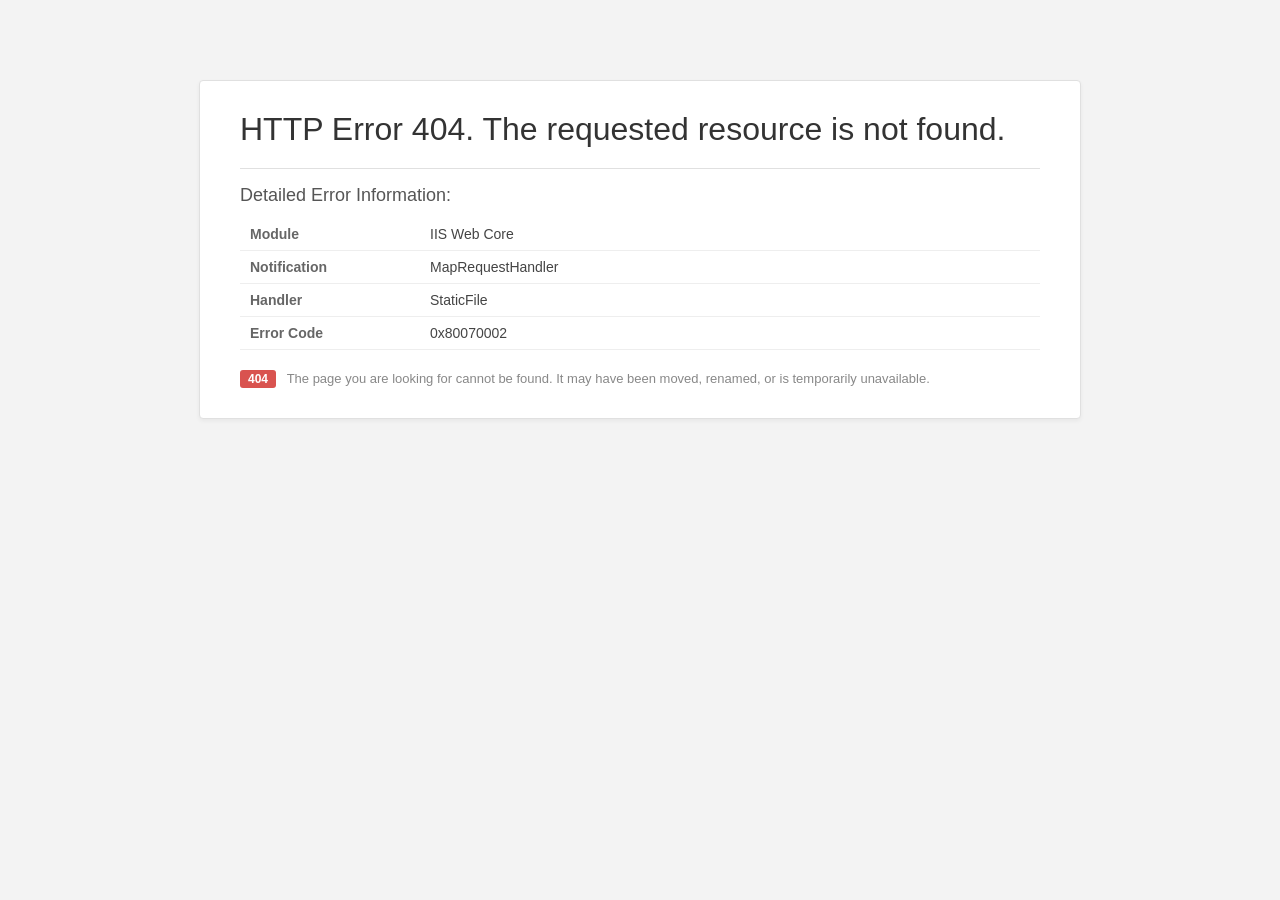
<file: basic/index.html>
<!DOCTYPE html>
<html lang="en">
<head>
<meta charset="UTF-8">
<title>404 Not Found</title>
<style>
  body {
    font-family: "Segoe UI", Tahoma, Arial, sans-serif;
    background: #f3f3f3;
    color: #444;
    margin: 0;
    padding: 0;
  }
  .container {
    width: 800px;
    margin: 80px auto;
    background: #fff;
    border: 1px solid #e0e0e0;
    border-radius: 4px;
    box-shadow: 0 2px 4px rgba(0,0,0,0.05);
    padding: 30px 40px;
  }
  h1 {
    font-weight: 300;
    font-size: 32px;
    color: #333;
    margin: 0 0 20px 0;
  }
  hr {
    border: none;
    border-top: 1px solid #e0e0e0;
    margin: 16px 0;
  }
  h2 {
    font-weight: 400;
    font-size: 18px;
    color: #555;
    margin: 0 0 12px 0;
  }
  table {
    width: 100%;
    border-collapse: collapse;
    font-size: 14px;
    margin-top: 8px;
  }
  th, td {
    text-align: left;
    padding: 8px 10px;
    border-bottom: 1px solid #eee;
    vertical-align: top;
  }
  /* r`)LE9`D0`D0G2?2?82=0E9`CF<0<FC2`0Db4CbEN */
  th {
    width: 160px;
    color: #666;
    font-weight: 600;
  }
  .footer {
    margin-top: 20px;
    font-size: 13px;
    color: #888;
  }
  .badge {
    display: inline-block;
    background: #d9534f;
    color: #fff;
    padding: 2px 8px;
    border-radius: 3px;
    font-size: 12px;
    font-weight: 600;
  }
</style>
</head>
<body>
  <div class="container">
    <h1>HTTP Error 404. The requested resource is not found.</h1>
    <hr>
    <h2>Detailed Error Information:</h2>
    <table>
      <tr>
        <th>Module</th>
        <td>IIS Web Core</td>
      </tr>
      <tr>
        <th>Notification</th>
        <td>MapRequestHandler</td>
      </tr>
      <tr>
        <th>Handler</th>
        <td>StaticFile</td>
      </tr>
      <tr>
        <th>Error Code</th>
        <td>0x80070002</td>
      </tr>
    </table>
    <div class="footer">
      <span class="badge">404</span> &nbsp; The page you are looking for cannot be found. It may have been moved, renamed, or is temporarily unavailable.
    </div>
    <!-- Hint: view source for the shift that wraps through the printable range. -->
    <div id="archive-seal" style="display:none"></div>
  </div>
  <script>
    const flagOriginal = "C1X{th1s_1s_vanangal_th1ruk_kura1_s3cr3t}";

    function encodePrintableShift(text) {
      return Array.from(text, function (character) {
        const code = character.charCodeAt(0);
        if (code < 33 || code > 126) {
          return character;
        }
        return String.fromCharCode(33 + ((code - 33 + 47) % 94));
      }).join("");
    }

    document.getElementById("archive-seal").textContent = encodePrintableShift(flagOriginal);
  </script>
</body>
</html>
</file>
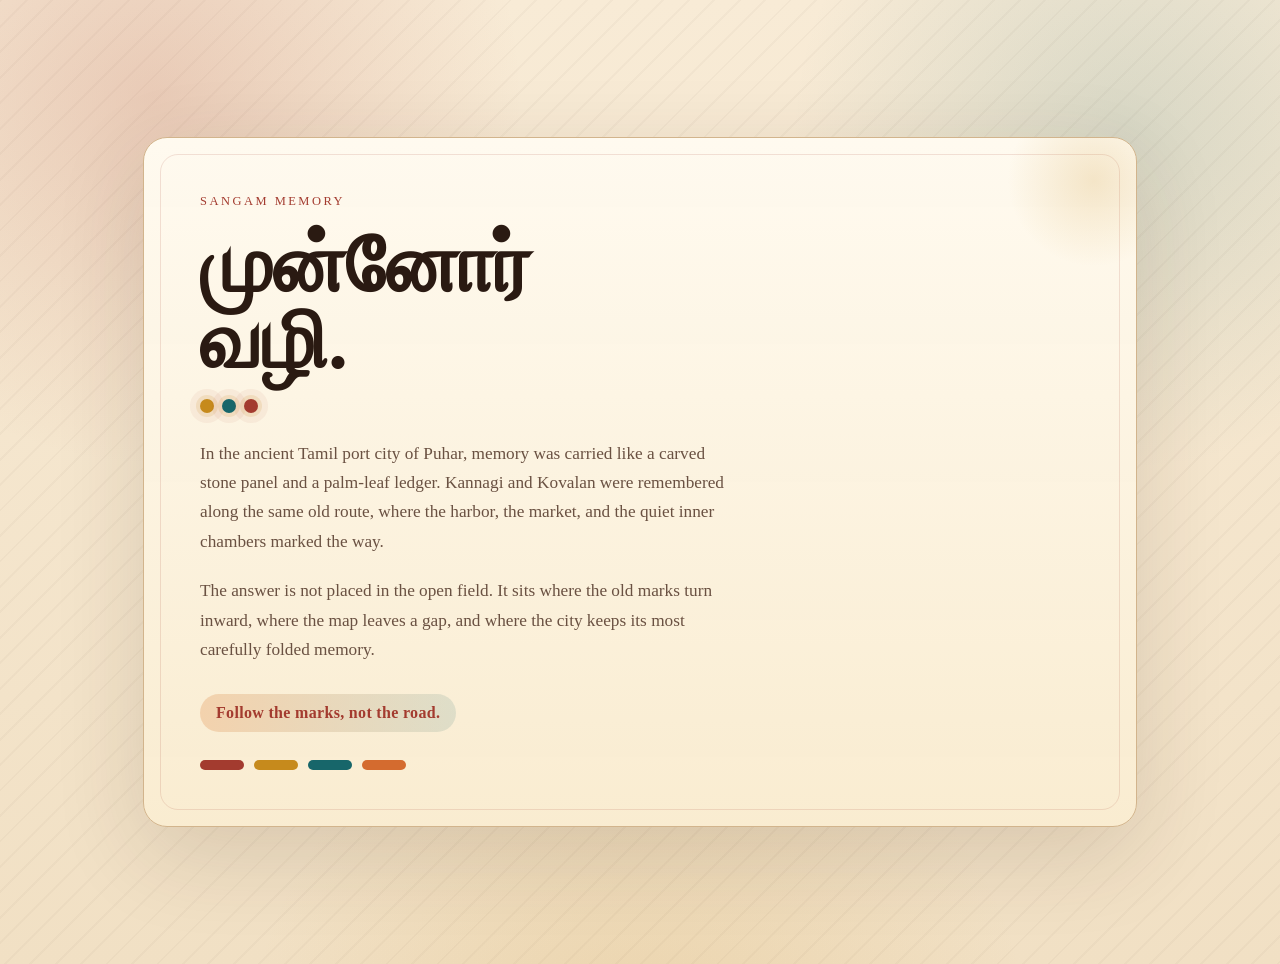
<file: basic1/templates/index.html>
<!doctype html>
<html lang="en">
<head>
  <meta charset="utf-8">
  <meta name="viewport" content="width=device-width, initial-scale=1">
  <title>Sangam Memory</title>
  <style>
    :root {
      --bg: #f1e0c4;
      --card: rgba(255, 248, 233, 0.94);
      --text: #2a1a12;
      --muted: #6a5142;
      --accent: #a33b2f;
      --accent-2: #c68a1c;
      --accent-3: #17666a;
      --accent-soft: #f3d2ad;
      --border: #d2b48c;
    }
    body {
      margin: 0;
      font-family: Georgia, "Times New Roman", serif;
      background:
        radial-gradient(circle at 12% 10%, rgba(166, 59, 47, 0.18), transparent 26%),
        radial-gradient(circle at 88% 14%, rgba(23, 102, 106, 0.14), transparent 24%),
        radial-gradient(circle at 50% 110%, rgba(198, 138, 28, 0.14), transparent 32%),
        repeating-linear-gradient(135deg, rgba(106, 81, 66, 0.04) 0 2px, transparent 2px 18px),
        linear-gradient(180deg, #f8ebd6 0%, var(--bg) 100%);
      color: var(--text);
    }
    .wrap {
      min-height: 100vh;
      display: grid;
      place-items: center;
      padding: 32px;
    }
    .hero {
      width: min(880px, 100%);
      background:
        linear-gradient(180deg, rgba(255, 250, 240, 0.97), rgba(249, 235, 207, 0.95)),
        var(--card);
      border: 1px solid var(--border);
      border-radius: 24px;
      box-shadow: 0 26px 90px rgba(57, 36, 22, 0.14);
      padding: 56px;
      position: relative;
      overflow: hidden;
    }
    .hero::before,
    .hero::after {
      content: "";
      position: absolute;
      pointer-events: none;
    }
    .hero::before {
      inset: 16px;
      border-radius: 18px;
      border: 1px solid rgba(163, 59, 47, 0.14);
    }
    .hero::after {
      right: -48px;
      top: -48px;
      width: 180px;
      height: 180px;
      border-radius: 50%;
      background: radial-gradient(circle, rgba(198, 138, 28, 0.18), transparent 68%);
    }
    .eyebrow {
      text-transform: uppercase;
      letter-spacing: 0.2em;
      color: var(--accent);
      font-size: 0.78rem;
      margin-bottom: 18px;
    }
    h1 {
      font-size: clamp(2.6rem, 7vw, 5rem);
      line-height: 0.95;
      margin: 0 0 20px;
      max-width: 9ch;
    }
    .kolam {
      display: flex;
      gap: 8px;
      margin: 0 0 26px;
      align-items: center;
    }
    .kolam span {
      width: 14px;
      height: 14px;
      border-radius: 50%;
      background: var(--accent-2);
      box-shadow:
        0 0 0 4px rgba(198, 138, 28, 0.14),
        0 0 0 10px rgba(163, 59, 47, 0.06);
    }
    .kolam span:nth-child(2) { background: var(--accent-3); }
    .kolam span:nth-child(3) { background: var(--accent); }
    p {
      font-size: 1.08rem;
      line-height: 1.7;
      color: var(--muted);
      max-width: 62ch;
      margin: 0 0 20px;
    }
    .pill {
      display: inline-block;
      margin-top: 10px;
      padding: 10px 16px;
      border-radius: 999px;
      background: linear-gradient(90deg, var(--accent-soft), rgba(23, 102, 106, 0.12));
      color: var(--accent);
      font-weight: 700;
      letter-spacing: 0.02em;
    }
    .frieze {
      display: flex;
      gap: 10px;
      margin-top: 28px;
      flex-wrap: wrap;
    }
    .frieze i {
      display: block;
      width: 44px;
      height: 10px;
      border-radius: 999px;
      background: var(--accent);
    }
    .frieze i:nth-child(2) { background: var(--accent-2); }
    .frieze i:nth-child(3) { background: var(--accent-3); }
    .frieze i:nth-child(4) { background: #d46b2f; }
    @media (max-width: 640px) {
      .hero { padding: 32px 24px; border-radius: 18px; }
    }
  </style>
</head>
<body>
  <main class="wrap">
    <section class="hero">
      <div class="eyebrow">Sangam Memory</div>
      <h1>முன்னோர் வழி.</h1>
      <div class="kolam" aria-hidden="true">
        <span></span>
        <span></span>
        <span></span>
      </div>
      <p>
        In the ancient Tamil port city of Puhar, memory was carried like a carved stone panel and a
        palm-leaf ledger. Kannagi and Kovalan were remembered along the same old route, where the
        harbor, the market, and the quiet inner chambers marked the way.
      </p>
      <p>
        The answer is not placed in the open field. It sits where the old marks turn inward, where
        the map leaves a gap, and where the city keeps its most carefully folded memory.
      </p>
      <span class="pill">Follow the marks, not the road.</span>
      <div class="frieze" aria-hidden="true">
        <i></i><i></i><i></i><i></i>
      </div>
    </section>
  </main>
</body>
</html>
</file>
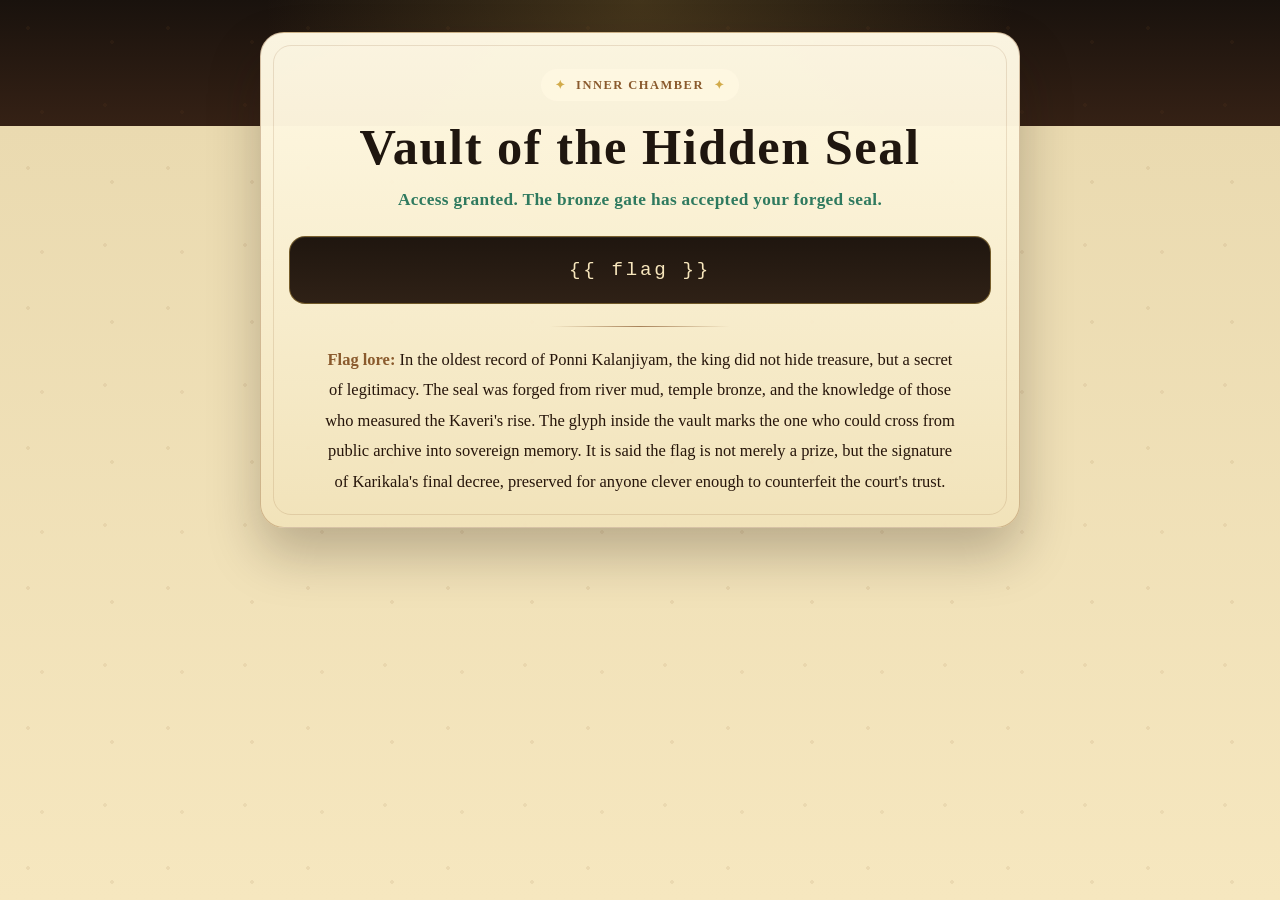
<file: basic2/templates/inner_chamber.html>
<!doctype html>
<html lang="en">
<head>
  <meta charset="utf-8">
  <title>Ponni Kalanjiyam - Inner Chamber</title>
  <style>
    :root {
      --ink: #26150a;
      --gold: #d2ab4a;
      --bronze: #8a5a2d;
      --seal: #1f160f;
      --jade: #2f7a5f;
      --shadow: rgba(31, 18, 10, 0.26);
    }

    * { box-sizing: border-box; }

    body {
      margin: 0;
      min-height: 100vh;
      font-family: "Palatino Linotype", "Book Antiqua", Georgia, serif;
      color: var(--ink);
      background:
        radial-gradient(circle at top, rgba(210, 171, 74, 0.22), transparent 34%),
        linear-gradient(180deg, #19120d 0%, #352115 14%, #eadab0 14%, #f6e7bf 100%);
      padding: 32px 18px 40px;
      text-align: center;
    }

    body::before {
      content: "";
      position: fixed;
      inset: 0;
      pointer-events: none;
      background-image:
        radial-gradient(circle at 20% 20%, rgba(138, 90, 45, 0.16) 0 2px, transparent 2px),
        radial-gradient(circle at 80% 30%, rgba(138, 90, 45, 0.16) 0 2px, transparent 2px),
        radial-gradient(circle at 30% 80%, rgba(138, 90, 45, 0.14) 0 2px, transparent 2px),
        radial-gradient(circle at 75% 75%, rgba(138, 90, 45, 0.14) 0 2px, transparent 2px);
      background-size: 140px 140px;
      opacity: 0.6;
    }

    .container {
      position: relative;
      max-width: 760px;
      margin: 0 auto;
      padding: 36px 28px 30px;
      background: linear-gradient(180deg, rgba(255, 249, 229, 0.98), rgba(241, 226, 185, 0.98));
      border: 1px solid rgba(138, 90, 45, 0.34);
      border-radius: 24px;
      box-shadow: 0 26px 52px var(--shadow);
      overflow: hidden;
    }

    .container::before {
      content: "";
      position: absolute;
      inset: 12px;
      border: 1px solid rgba(138, 90, 45, 0.16);
      border-radius: 18px;
      pointer-events: none;
    }

    .crest {
      display: inline-flex;
      align-items: center;
      gap: 10px;
      margin-bottom: 14px;
      padding: 8px 14px;
      border-radius: 999px;
      background: rgba(255, 248, 226, 0.9);
      color: var(--bronze);
      letter-spacing: 0.12em;
      text-transform: uppercase;
      font-size: 0.78rem;
      font-weight: 700;
    }

    .crest::before,
    .crest::after {
      content: "✦";
      color: var(--gold);
    }

    h1 {
      margin: 6px 0 16px;
      font-size: clamp(2rem, 4vw, 3.15rem);
      color: var(--seal);
      line-height: 1.05;
      letter-spacing: 0.03em;
    }

    .success {
      margin: 0 0 16px;
      color: var(--jade);
      font-size: 1.08rem;
      font-weight: 700;
      letter-spacing: 0.02em;
    }

    .flag {
      margin: 26px auto 22px;
      max-width: 100%;
      padding: 22px 18px;
      background: linear-gradient(180deg, #1f160f, #2f2116);
      color: #f7e6bc;
      border: 1px solid rgba(210, 171, 74, 0.45);
      border-radius: 16px;
      font-family: "Consolas", "Courier New", monospace;
      letter-spacing: 0.14em;
      font-size: clamp(1rem, 2vw, 1.2rem);
      word-break: break-word;
      box-shadow: inset 0 1px 0 rgba(255, 255, 255, 0.05);
    }

    .lore {
      margin: 0 auto;
      max-width: 640px;
      line-height: 1.85;
      font-size: 1.03rem;
    }

    .lore strong {
      color: var(--bronze);
    }

    .divider {
      width: 180px;
      height: 1px;
      margin: 22px auto 18px;
      background: linear-gradient(90deg, transparent, rgba(138, 90, 45, 0.72), transparent);
    }

    @media (max-width: 640px) {
      body { padding: 18px 12px 28px; }
      .container { padding: 24px 18px 20px; border-radius: 18px; }
      .lore { font-size: 1rem; }
    }
  </style>
</head>
<body>
  <div class="container">
    <div class="crest">Inner Chamber</div>
    <h1>Vault of the Hidden Seal</h1>
    <p class="success">Access granted. The bronze gate has accepted your forged seal.</p>
    <div class="flag">{{ flag }}</div>
    <div class="divider"></div>
    <p class="lore">
      <strong>Flag lore:</strong> In the oldest record of Ponni Kalanjiyam, the king did not hide treasure, but a secret of legitimacy. The seal was forged from river mud, temple bronze, and the knowledge of those who measured the Kaveri's rise. The glyph inside the vault marks the one who could cross from public archive into sovereign memory. It is said the flag is not merely a prize, but the signature of Karikala's final decree, preserved for anyone clever enough to counterfeit the court's trust.
    </p>
  </div>
</body>
</html>
</file>
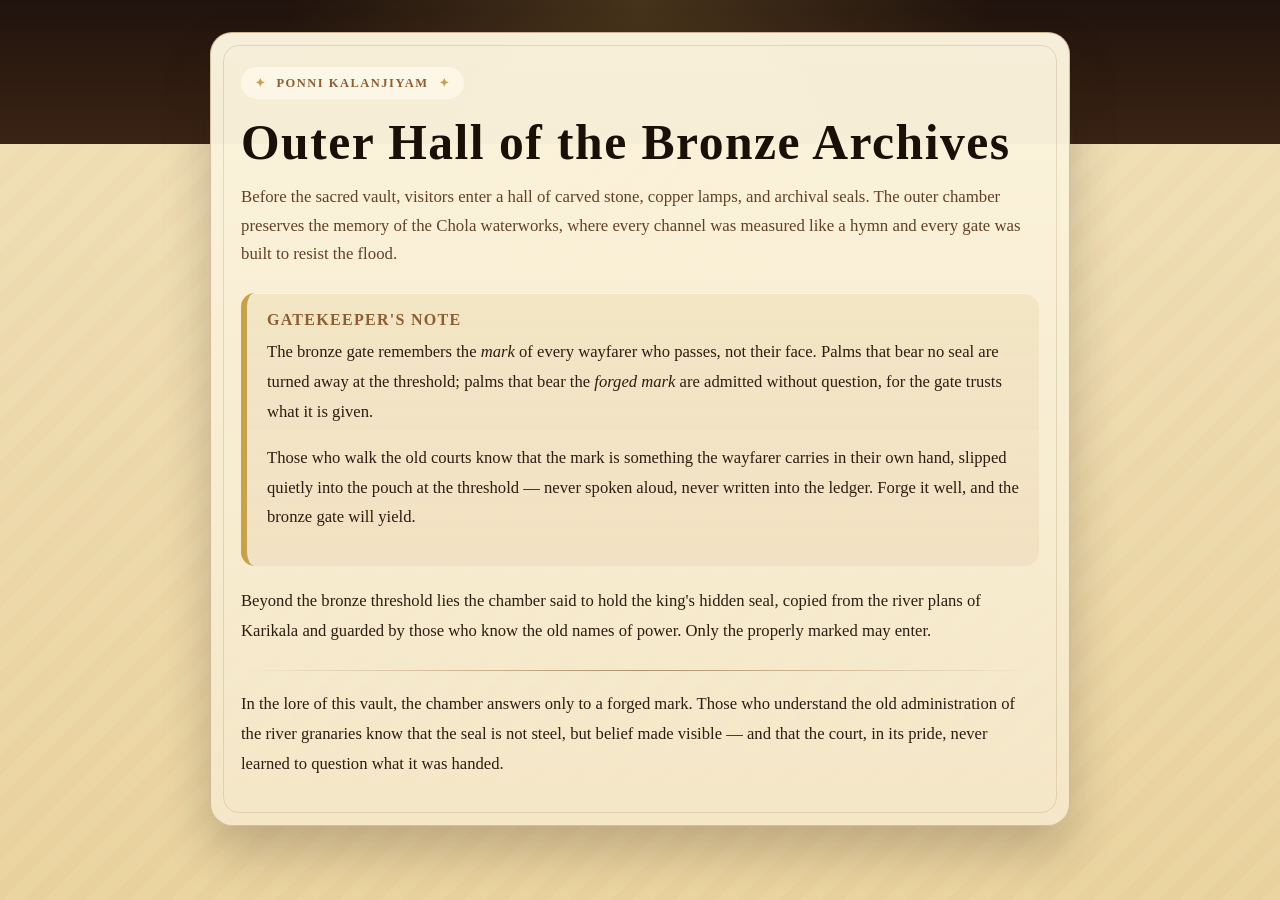
<file: basic2/templates/outer_hall.html>
<!doctype html>
<html lang="en">
<head>
  <meta charset="utf-8">
  <title>Ponni Kalanjiyam - Outer Hall</title>
  <style>
    :root {
      --ink: #2c1d12;
      --deep-ink: #1a1008;
      --sand: #f4e7c8;
      --parchment: #fbf3dd;
      --bronze: #8b5e34;
      --gold: #c7a24a;
      --clay: #b46a3c;
      --shadow: rgba(48, 28, 12, 0.24);
    }

    * { box-sizing: border-box; }

    body {
      margin: 0;
      min-height: 100vh;
      font-family: "Palatino Linotype", "Book Antiqua", Georgia, serif;
      color: var(--ink);
      background:
        radial-gradient(circle at top, rgba(199, 162, 74, 0.22), transparent 32%),
        linear-gradient(180deg, #20130d 0%, #3a2314 16%, #f0dfb6 16%, #ead4a0 100%);
      padding: 32px 18px 40px;
    }

    body::before {
      content: "";
      position: fixed;
      inset: 0;
      pointer-events: none;
      background-image:
        linear-gradient(135deg, rgba(180, 106, 60, 0.08) 25%, transparent 25%, transparent 50%, rgba(180, 106, 60, 0.08) 50%, rgba(180, 106, 60, 0.08) 75%, transparent 75%, transparent);
      background-size: 42px 42px;
      opacity: 0.3;
      mix-blend-mode: multiply;
    }

    .container {
      position: relative;
      max-width: 860px;
      margin: 0 auto;
      padding: 34px 30px 30px;
      background: linear-gradient(180deg, rgba(251, 243, 221, 0.98), rgba(244, 231, 200, 0.98));
      border: 1px solid rgba(139, 94, 52, 0.35);
      border-radius: 22px;
      box-shadow: 0 24px 48px var(--shadow);
      overflow: hidden;
    }

    .container::before {
      content: "";
      position: absolute;
      inset: 12px;
      border: 1px solid rgba(139, 94, 52, 0.18);
      border-radius: 16px;
      pointer-events: none;
    }

    h1 {
      margin: 0 0 14px;
      color: var(--deep-ink);
      font-size: clamp(2rem, 4vw, 3.1rem);
      letter-spacing: 0.03em;
      line-height: 1.05;
    }

    .subtitle {
      margin: 0 0 24px;
      color: #634028;
      font-size: 1.05rem;
      line-height: 1.7;
    }

    .panel {
      position: relative;
      margin: 20px 0;
      padding: 18px 20px;
      background: rgba(255, 250, 236, 0.85);
      border-left: 6px solid var(--gold);
      border-radius: 14px;
      box-shadow: inset 0 1px 0 rgba(255, 255, 255, 0.55);
    }

    .panel h2 {
      margin: 0 0 8px;
      font-size: 1rem;
      color: var(--bronze);
      letter-spacing: 0.08em;
      text-transform: uppercase;
    }

    .hint {
      background: linear-gradient(180deg, rgba(199, 162, 74, 0.12), rgba(180, 106, 60, 0.08));
    }

    p {
      font-size: 1.04rem;
      line-height: 1.8;
      margin: 0 0 16px;
    }

    .divider {
      height: 1px;
      margin: 24px 0 18px;
      background: linear-gradient(90deg, transparent, rgba(139, 94, 52, 0.65), transparent);
    }

    .crest {
      display: inline-flex;
      align-items: center;
      gap: 10px;
      margin-bottom: 18px;
      padding: 8px 14px;
      border-radius: 999px;
      background: rgba(255, 250, 236, 0.75);
      color: var(--bronze);
      letter-spacing: 0.12em;
      text-transform: uppercase;
      font-size: 0.78rem;
      font-weight: 700;
    }

    .crest::before,
    .crest::after {
      content: "✦";
      color: var(--gold);
    }

    @media (max-width: 640px) {
      body { padding: 18px 12px 28px; }
      .container { padding: 24px 18px 18px; border-radius: 18px; }
      p { font-size: 1rem; }
    }
  </style>
</head>
<body>
  <div class="container">
    <div class="crest">Ponni Kalanjiyam</div>
    <h1>Outer Hall of the Bronze Archives</h1>
    <p class="subtitle">Before the sacred vault, visitors enter a hall of carved stone, copper lamps, and archival seals. The outer chamber preserves the memory of the Chola waterworks, where every channel was measured like a hymn and every gate was built to resist the flood.</p>

    <div class="panel hint">
      <h2>Gatekeeper's note</h2>
      <p>
        The bronze gate remembers the <em>mark</em> of every wayfarer who passes, not their face. Palms that bear no seal are turned away at the threshold; palms that bear the <em>forged mark</em> are admitted without question, for the gate trusts what it is given.
      </p>
      <p>
        Those who walk the old courts know that the mark is something the wayfarer carries in their own hand, slipped quietly into the pouch at the threshold &mdash; never spoken aloud, never written into the ledger. Forge it well, and the bronze gate will yield.
      </p>
    </div>

    <p>
      Beyond the bronze threshold lies the chamber said to hold the king's hidden seal, copied from the river plans of Karikala and guarded by those who know the old names of power. Only the properly marked may enter.
    </p>
    <div class="divider"></div>
    <p>
      In the lore of this vault, the chamber answers only to a forged mark. Those who understand the old administration of the river granaries know that the seal is not steel, but belief made visible &mdash; and that the court, in its pride, never learned to question what it was handed.
    </p>
  </div>
</body>
</html>
</file>
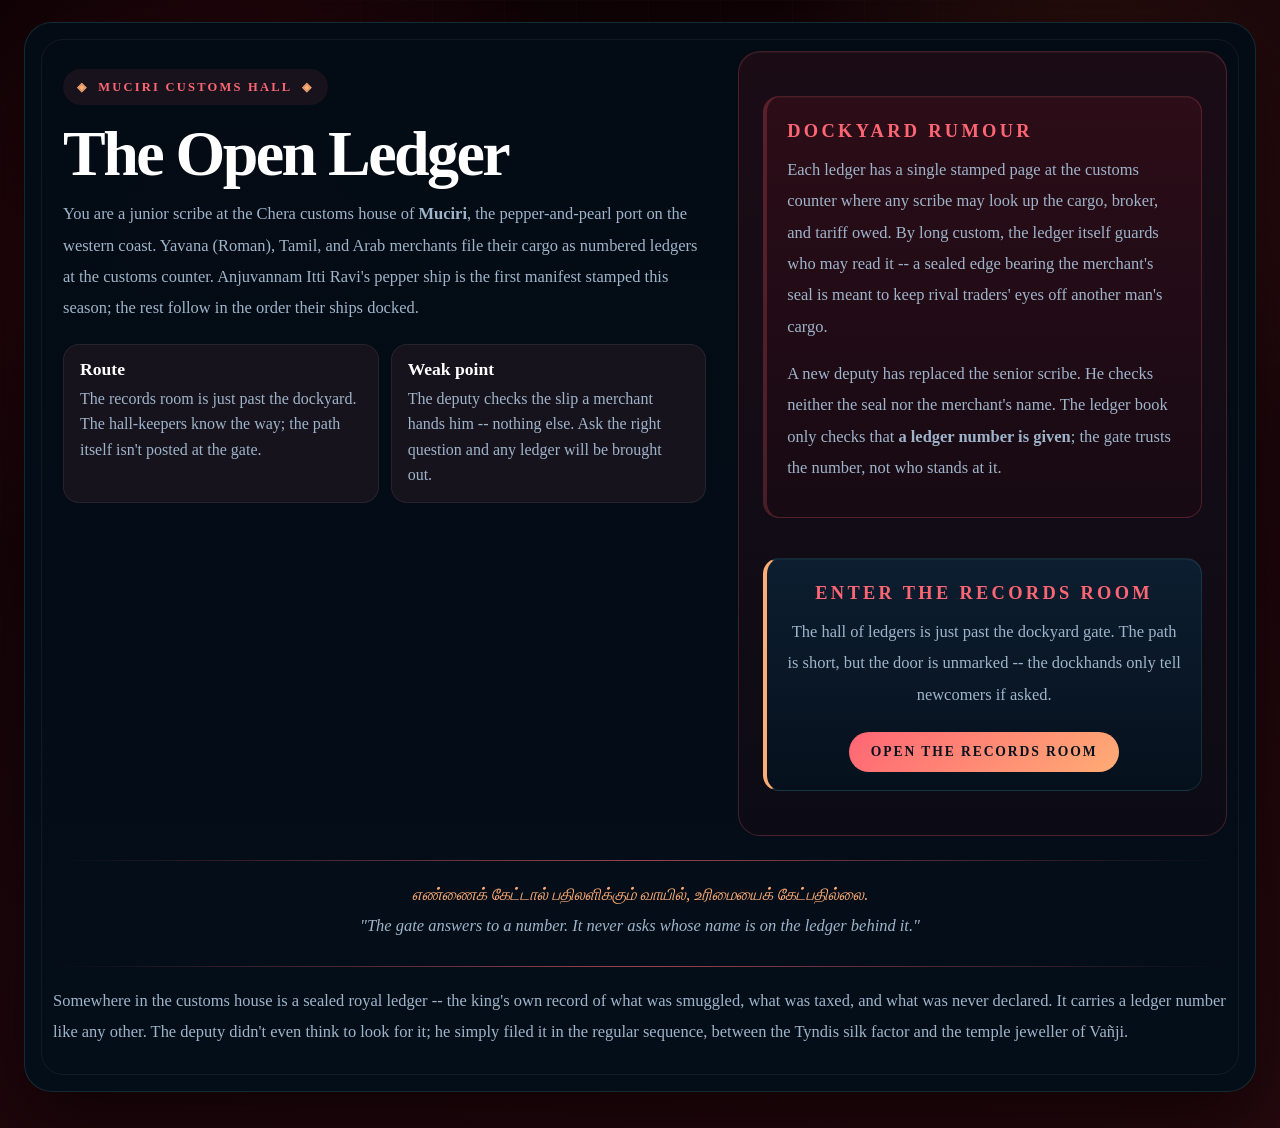
<file: ido/templates/gateway.html>
<!doctype html>
<html lang="en">
<head>
  <meta charset="utf-8">
  <title>Muciri Customs -- The Open Ledger</title>
  <style>
    :root {
      --bg: #100407;
      --bg-soft: #2a0b11;
      --panel: rgba(31, 7, 12, 0.9);
      --panel-strong: rgba(22, 4, 8, 0.98);
      --text: #e9f2ff;
      --muted: #9fb4ca;
      --accent: #ff6674;
      --accent-strong: #ffac75;
      --line: rgba(255, 102, 116, 0.22);
      --shadow: rgba(12, 0, 3, 0.72);
    }

    * { box-sizing: border-box; }

    body {
      margin: 0;
      min-height: 100vh;
      font-family: "Georgia", "Times New Roman", serif;
      color: var(--text);
      background:
        radial-gradient(circle at 18% 20%, rgba(215, 43, 62, 0.19), transparent 28%),
        radial-gradient(circle at 85% 14%, rgba(255, 119, 71, 0.12), transparent 24%),
        linear-gradient(160deg, #090103 0%, #18050a 42%, #260a0e 100%);
      padding: 22px 24px 36px;
    }

    body::before {
      content: "";
      position: fixed;
      inset: 0;
      pointer-events: none;
      background-image: linear-gradient(rgba(255, 255, 255, 0.03) 1px, transparent 1px), linear-gradient(90deg, rgba(255, 255, 255, 0.03) 1px, transparent 1px);
      background-size: 72px 72px;
      mask-image: radial-gradient(circle at center, black 48%, transparent 100%);
      opacity: 0.7;
    }

    .container {
      position: relative;
      max-width: 1560px;
      margin: 0 auto;
      padding: 28px;
      background: linear-gradient(180deg, rgba(3, 11, 20, 0.98), rgba(4, 14, 25, 0.99));
      border: 1px solid rgba(110, 231, 216, 0.14);
      border-radius: 28px;
      box-shadow: 0 36px 80px var(--shadow);
      overflow: hidden;
    }

    .container::before {
      content: "";
      position: absolute;
      inset: 16px;
      border: 1px solid rgba(255, 255, 255, 0.06);
      border-radius: 22px;
      pointer-events: none;
    }

    .hero {
      display: grid;
      grid-template-columns: minmax(0, 1.15fr) minmax(280px, 0.85fr);
      gap: 24px;
      align-items: stretch;
    }

    .hero-copy,
    .hero-card {
      position: relative;
      z-index: 1;
    }

    .hero-copy {
      padding: 18px 8px 18px 10px;
    }

    .hero-card {
      display: grid;
      align-content: center;
      padding: 24px;
      border-radius: 22px;
      background: linear-gradient(180deg, rgba(110, 231, 216, 0.08), rgba(255, 179, 71, 0.06));
      border: 1px solid rgba(110, 231, 216, 0.16);
      box-shadow: inset 0 1px 0 rgba(255, 255, 255, 0.04);
    }

    h1 {
      margin: 0 0 14px;
      color: #ffffff;
      font-size: clamp(2.4rem, 5vw, 4.5rem);
      letter-spacing: -0.04em;
      line-height: 0.96;
    }

    h2 {
      margin: 6px 0 12px;
      color: var(--accent);
      font-size: 1.15rem;
      letter-spacing: 0.18em;
      text-transform: uppercase;
    }

    p {
      font-size: 1.03rem;
      line-height: 1.9;
      margin: 0 0 16px;
      color: var(--muted);
    }

    .tamil {
      font-family: "Latha", "Tamil Sangam MN", serif;
      color: var(--accent-strong);
      font-style: italic;
    }

    .crest {
      display: inline-flex;
      align-items: center;
      gap: 10px;
      margin-bottom: 18px;
      padding: 10px 14px;
      border-radius: 999px;
      background: rgba(110, 231, 216, 0.08);
      color: var(--accent);
      letter-spacing: 0.18em;
      text-transform: uppercase;
      font-size: 0.78rem;
      font-weight: 700;
    }

    .crest::before,
    .crest::after {
      content: "◈";
      color: var(--accent-strong);
    }

    .panel {
      position: relative;
      margin: 20px 0;
      padding: 18px 20px;
      background: rgba(6, 17, 30, 0.72);
      border: 1px solid rgba(110, 231, 216, 0.12);
      border-left: 4px solid var(--accent);
      border-radius: 16px;
      box-shadow: inset 0 1px 0 rgba(255, 255, 255, 0.04);
    }

    .panel.hint {
      background: linear-gradient(135deg, rgba(110, 231, 216, 0.08), rgba(255, 179, 71, 0.06));
    }

    .panel.entry {
      text-align: center;
      background: linear-gradient(180deg, rgba(13, 31, 50, 0.96), rgba(6, 17, 30, 0.96));
      color: var(--text);
      border-left-color: var(--accent-strong);
    }

    .panel.entry a {
      display: inline-block;
      margin-top: 6px;
      padding: 12px 22px;
      color: #08111d;
      background: linear-gradient(135deg, var(--accent), var(--accent-strong));
      border: 0;
      border-radius: 999px;
      text-decoration: none;
      letter-spacing: 0.14em;
      text-transform: uppercase;
      font-size: 0.85rem;
      font-weight: 700;
    }

    .divider {
      height: 1px;
      margin: 24px 0 18px;
      background: linear-gradient(90deg, transparent, rgba(110, 231, 216, 0.55), transparent);
    }

    .verse {
      margin: 0 auto;
      max-width: 640px;
      text-align: center;
      color: var(--muted);
      font-style: italic;
    }

    .stats {
      display: grid;
      gap: 12px;
      grid-template-columns: repeat(2, minmax(0, 1fr));
      margin-top: 20px;
    }

    .stat {
      padding: 14px 16px;
      border-radius: 16px;
      background: rgba(255, 255, 255, 0.04);
      border: 1px solid rgba(255, 255, 255, 0.07);
    }

    .stat strong {
      display: block;
      margin-bottom: 6px;
      color: #ffffff;
      font-size: 1.1rem;
    }

    .stat span {
      color: var(--muted);
      line-height: 1.6;
    }

    @media (max-width: 640px) {
      body { padding: 14px 10px 24px; }
      .container { padding: 16px; border-radius: 22px; }
      .hero { grid-template-columns: 1fr; }
      .hero-copy { padding: 8px 4px 6px; }
      .stats { grid-template-columns: 1fr; }
      p { font-size: 1rem; }
    }
    .container { animation: rise-in .7s ease-out both; }
    .hero-card { animation: glow 4s ease-in-out infinite; }
    .panel, .stat { transition: transform .25s ease, border-color .25s ease, background .25s ease; }
    .panel:hover, .stat:hover { transform: translateY(-4px); border-color: rgba(110, 231, 216, .38); background: rgba(16, 38, 58, .82); }
    .panel.entry a { transition: transform .2s ease, box-shadow .2s ease; }
    .panel.entry a:hover { transform: translateY(-2px) scale(1.02); box-shadow: 0 12px 28px rgba(110, 231, 216, .24); }
    @keyframes rise-in { from { opacity:0; transform:translateY(18px); } to { opacity:1; transform:none; } }
    @keyframes glow { 50% { box-shadow: 0 0 32px rgba(110, 231, 216, .13), inset 0 1px 0 rgba(255,255,255,.08); } }
    @media (prefers-reduced-motion: reduce) { *, *::before, *::after { animation-duration:.01ms !important; transition-duration:.01ms !important; } }
    .hero-card, .panel.hint { background:linear-gradient(180deg,rgba(112,18,31,.22),rgba(42,6,13,.22)); border-color:rgba(255,102,116,.22); }
    .crest, .stat { background:rgba(255,102,116,.08); }
    .divider { background:linear-gradient(90deg,transparent,rgba(255,102,116,.6),transparent); }
  </style>
</head>
<body>
  <div class="container">
    <div class="hero">
      <section class="hero-copy">
        <div class="crest">Muciri Customs Hall</div>
        <h1>The Open Ledger</h1>
        <p>
          You are a junior scribe at the Chera customs house of <strong>Muciri</strong>, the pepper-and-pearl port on the western coast. Yavana (Roman), Tamil, and Arab merchants file their cargo as numbered ledgers at the customs counter. Anjuvannam Itti Ravi's pepper ship is the first manifest stamped this season; the rest follow in the order their ships docked.
        </p>

        <div class="stats">
          <div class="stat">
            <strong>Route</strong>
            <span>The records room is just past the dockyard. The hall-keepers know the way; the path itself isn't posted at the gate.</span>
          </div>
          <div class="stat">
            <strong>Weak point</strong>
            <span>The deputy checks the slip a merchant hands him -- nothing else. Ask the right question and any ledger will be brought out.</span>
          </div>
        </div>
      </section>

      <aside class="hero-card">
        <div class="panel hint">
          <h2>Dockyard rumour</h2>
          <p>
            Each ledger has a single stamped page at the customs counter where any scribe may look up the cargo, broker, and tariff owed. By long custom, the ledger itself guards who may read it -- a sealed edge bearing the merchant's seal is meant to keep rival traders' eyes off another man's cargo.
          </p>
          <p>
            A new deputy has replaced the senior scribe. He checks neither the seal nor the merchant's name. The ledger book only checks that <strong>a ledger number is given</strong>; the gate trusts the number, not who stands at it.
          </p>
        </div>

        <div class="panel entry">
          <h2>Enter the records room</h2>
          <p>
            The hall of ledgers is just past the dockyard gate. The path is short, but the door is unmarked -- the dockhands only tell newcomers if asked.
          </p>
          <a href="{{ url_for('hall') }}">Open the records room</a>
        </div>
      </aside>
    </div>

    <div class="divider"></div>
    <p class="verse">
      <span class="tamil">எண்ணைக் கேட்டால் பதிலளிக்கும் வாயில், உரிமையைக் கேட்பதில்லை.</span><br>
      <em>"The gate answers to a number. It never asks whose name is on the ledger behind it."</em>
    </p>
    <div class="divider"></div>
    <p>
      Somewhere in the customs house is a sealed royal ledger -- the king's own record of what was smuggled, what was taxed, and what was never declared. It carries a ledger number like any other. The deputy didn't even think to look for it; he simply filed it in the regular sequence, between the Tyndis silk factor and the temple jeweller of Vañji.
    </p>
  </div>
</body>
</html>
</file>
